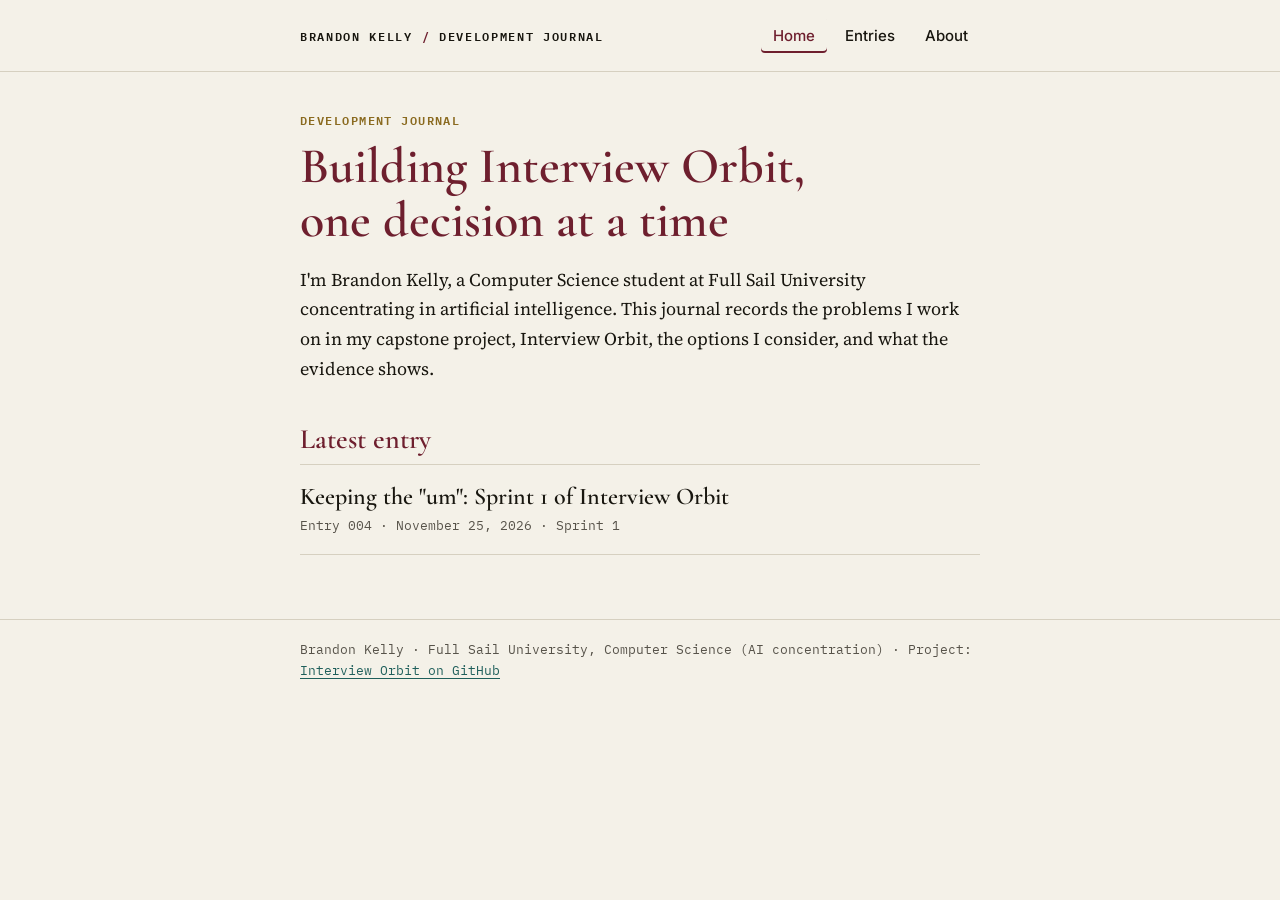
<file: index.html>
<!doctype html>
<html lang="en">
<head>
<meta charset="utf-8">
<meta name="viewport" content="width=device-width, initial-scale=1">
<link rel="preconnect" href="https://fonts.googleapis.com"><link rel="preconnect" href="https://fonts.gstatic.com" crossorigin>
<link rel="stylesheet" href="https://fonts.googleapis.com/css2?family=Cormorant+Garamond:wght@600&family=Source+Serif+4:wght@400;600&family=Inter:wght@500;600&family=IBM+Plex+Mono:wght@400;600&display=swap">
<title>Brandon Kelly · Development Journal</title><meta name="description" content="Development journal of Brandon Kelly, Computer Science student at Full Sail University, building Interview Orbit."><link rel="stylesheet" href="assets/journal.css"></head><body>
<header class="masthead"><div class="wrap">
<a class="brand" href="index.html">Brandon Kelly <span>/</span> Development Journal</a>
<nav aria-label="Primary"><ul>
<li><a href="index.html" aria-current="page">Home</a></li>
<li><a href="entries.html">Entries</a></li>
<li><a href="about.html">About</a></li>
</ul></nav></div></header>
<main id="main"><div class="wrap">
<p class="kicker">Development journal</p>
<h1>Building Interview Orbit, one decision at a time</h1>
<p>I'm Brandon Kelly, a Computer Science student at Full Sail University concentrating in artificial intelligence. This journal records the problems I work on in my capstone project, Interview Orbit, the options I consider, and what the evidence shows.</p>
<h2>Latest entry</h2>
<ul class="entry-list"><li><a href="posts/2026-11-25-keeping-the-um.html">Keeping the "um": Sprint 1 of Interview Orbit</a><span class="meta">Entry 004 · November 25, 2026 · Sprint 1</span></li></ul>
</div></main>
<footer><div class="wrap">Brandon Kelly · Full Sail University, Computer Science (AI concentration) · Project: <a href="https://github.com/bthoreau88/interview-orbit">Interview Orbit on GitHub</a></div></footer>
</body>
</html>
</file>
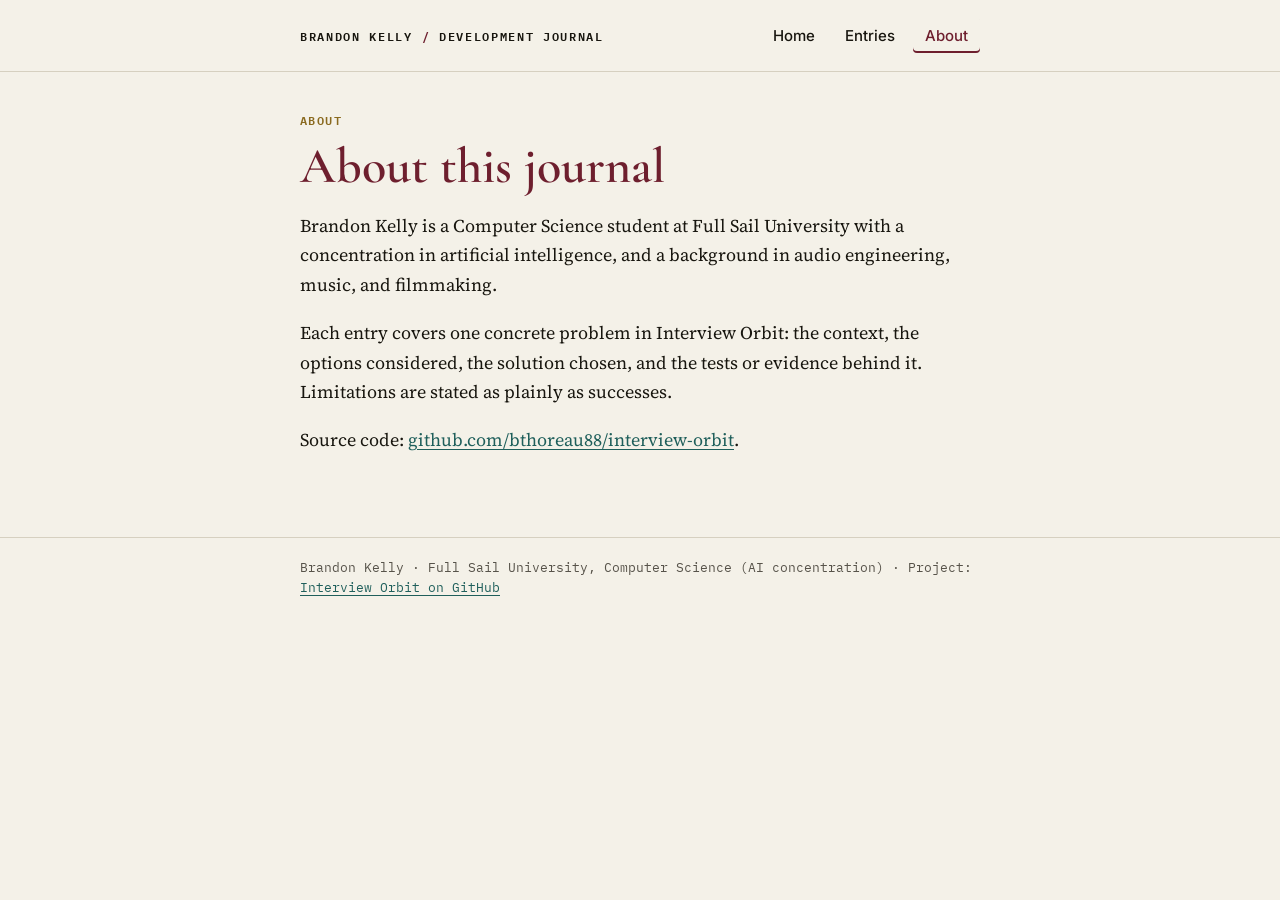
<file: about.html>
<!doctype html>
<html lang="en">
<head>
<meta charset="utf-8">
<meta name="viewport" content="width=device-width, initial-scale=1">
<link rel="preconnect" href="https://fonts.googleapis.com"><link rel="preconnect" href="https://fonts.gstatic.com" crossorigin>
<link rel="stylesheet" href="https://fonts.googleapis.com/css2?family=Cormorant+Garamond:wght@600&family=Source+Serif+4:wght@400;600&family=Inter:wght@500;600&family=IBM+Plex+Mono:wght@400;600&display=swap">
<title>About · Brandon Kelly</title><link rel="stylesheet" href="assets/journal.css"></head><body>
<header class="masthead"><div class="wrap">
<a class="brand" href="index.html">Brandon Kelly <span>/</span> Development Journal</a>
<nav aria-label="Primary"><ul>
<li><a href="index.html">Home</a></li>
<li><a href="entries.html">Entries</a></li>
<li><a href="about.html" aria-current="page">About</a></li>
</ul></nav></div></header>
<main id="main"><div class="wrap">
<p class="kicker">About</p>
<h1>About this journal</h1>
<p>Brandon Kelly is a Computer Science student at Full Sail University with a concentration in artificial intelligence, and a background in audio engineering, music, and filmmaking.</p>
<p>Each entry covers one concrete problem in Interview Orbit: the context, the options considered, the solution chosen, and the tests or evidence behind it. Limitations are stated as plainly as successes.</p>
<p>Source code: <a href="https://github.com/bthoreau88/interview-orbit">github.com/bthoreau88/interview-orbit</a>.</p>
</div></main>
<footer><div class="wrap">Brandon Kelly · Full Sail University, Computer Science (AI concentration) · Project: <a href="https://github.com/bthoreau88/interview-orbit">Interview Orbit on GitHub</a></div></footer>
</body>
</html>
</file>
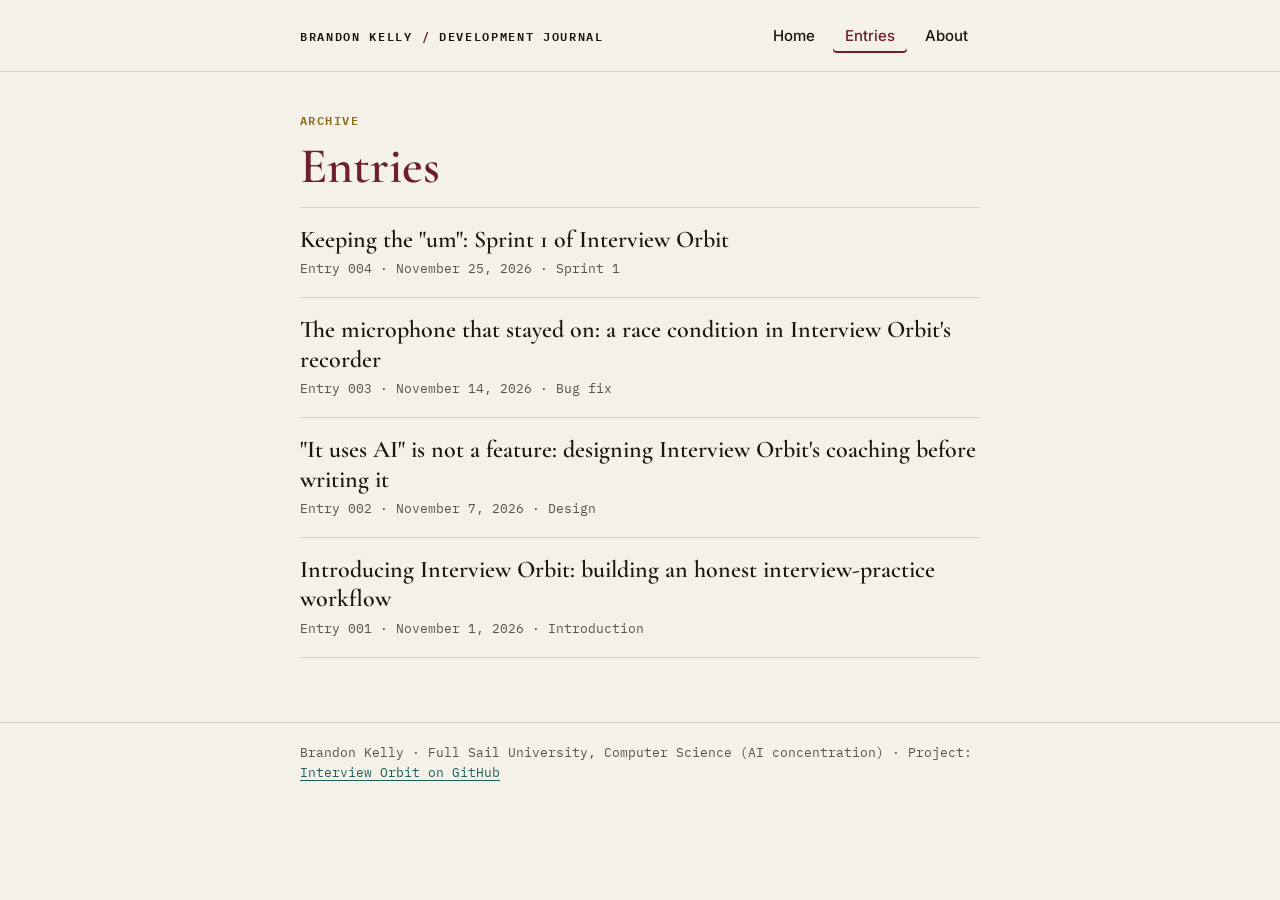
<file: entries.html>
<!doctype html>
<html lang="en">
<head>
<meta charset="utf-8">
<meta name="viewport" content="width=device-width, initial-scale=1">
<link rel="preconnect" href="https://fonts.googleapis.com"><link rel="preconnect" href="https://fonts.gstatic.com" crossorigin>
<link rel="stylesheet" href="https://fonts.googleapis.com/css2?family=Cormorant+Garamond:wght@600&family=Source+Serif+4:wght@400;600&family=Inter:wght@500;600&family=IBM+Plex+Mono:wght@400;600&display=swap">
<title>Entries · Brandon Kelly</title><link rel="stylesheet" href="assets/journal.css"></head><body>
<header class="masthead"><div class="wrap">
<a class="brand" href="index.html">Brandon Kelly <span>/</span> Development Journal</a>
<nav aria-label="Primary"><ul>
<li><a href="index.html">Home</a></li>
<li><a href="entries.html" aria-current="page">Entries</a></li>
<li><a href="about.html">About</a></li>
</ul></nav></div></header>
<main id="main"><div class="wrap">
<p class="kicker">Archive</p>
<h1>Entries</h1>
<ul class="entry-list"><li><a href="posts/2026-11-25-keeping-the-um.html">Keeping the "um": Sprint 1 of Interview Orbit</a><span class="meta">Entry 004 · November 25, 2026 · Sprint 1</span></li><li><a href="posts/2026-11-14-the-microphone-that-stayed-on.html">The microphone that stayed on: a race condition in Interview Orbit's recorder</a><span class="meta">Entry 003 · November 14, 2026 · Bug fix</span></li><li><a href="posts/2026-11-07-defining-the-ai-before-building-it.html">"It uses AI" is not a feature: designing Interview Orbit's coaching before writing it</a><span class="meta">Entry 002 · November 7, 2026 · Design</span></li><li><a href="posts/2026-11-01-introducing-interview-orbit.html">Introducing Interview Orbit: building an honest interview-practice workflow</a><span class="meta">Entry 001 · November 1, 2026 · Introduction</span></li></ul>
</div></main>
<footer><div class="wrap">Brandon Kelly · Full Sail University, Computer Science (AI concentration) · Project: <a href="https://github.com/bthoreau88/interview-orbit">Interview Orbit on GitHub</a></div></footer>
</body>
</html>
</file>
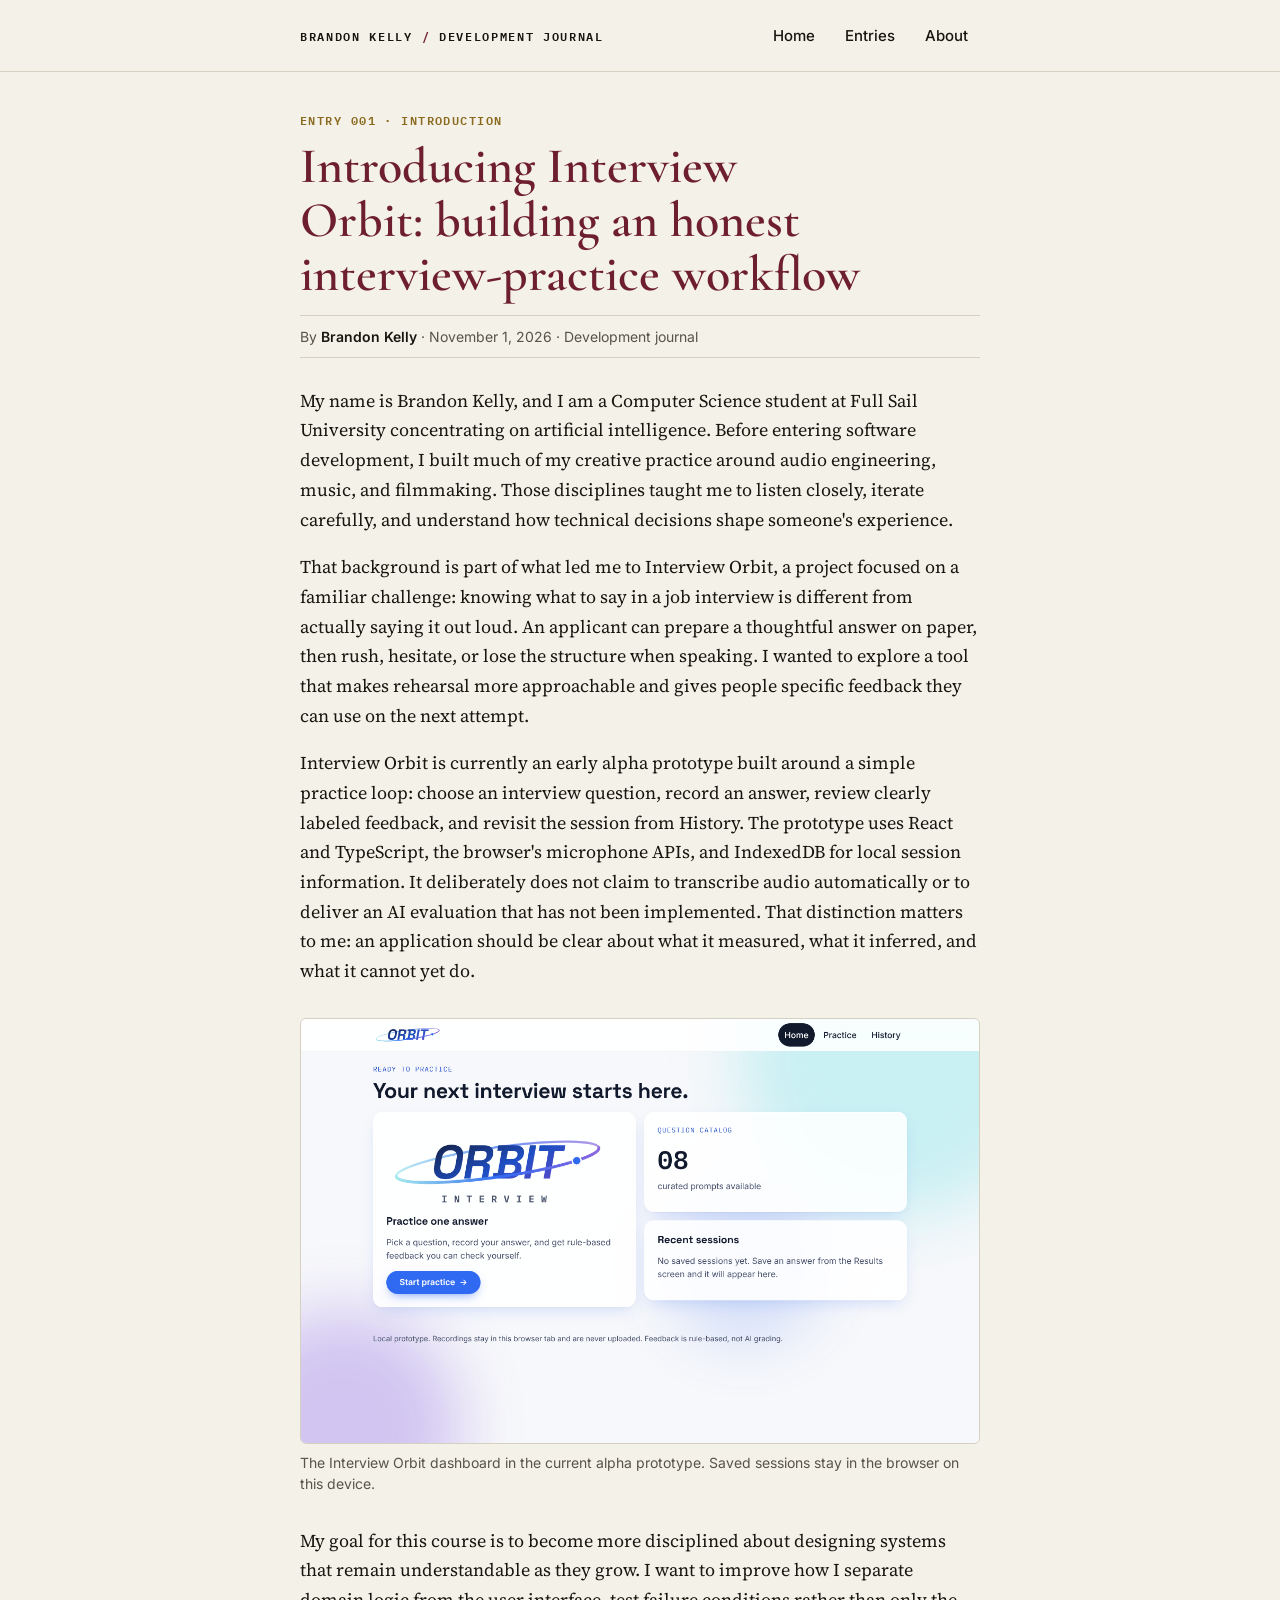
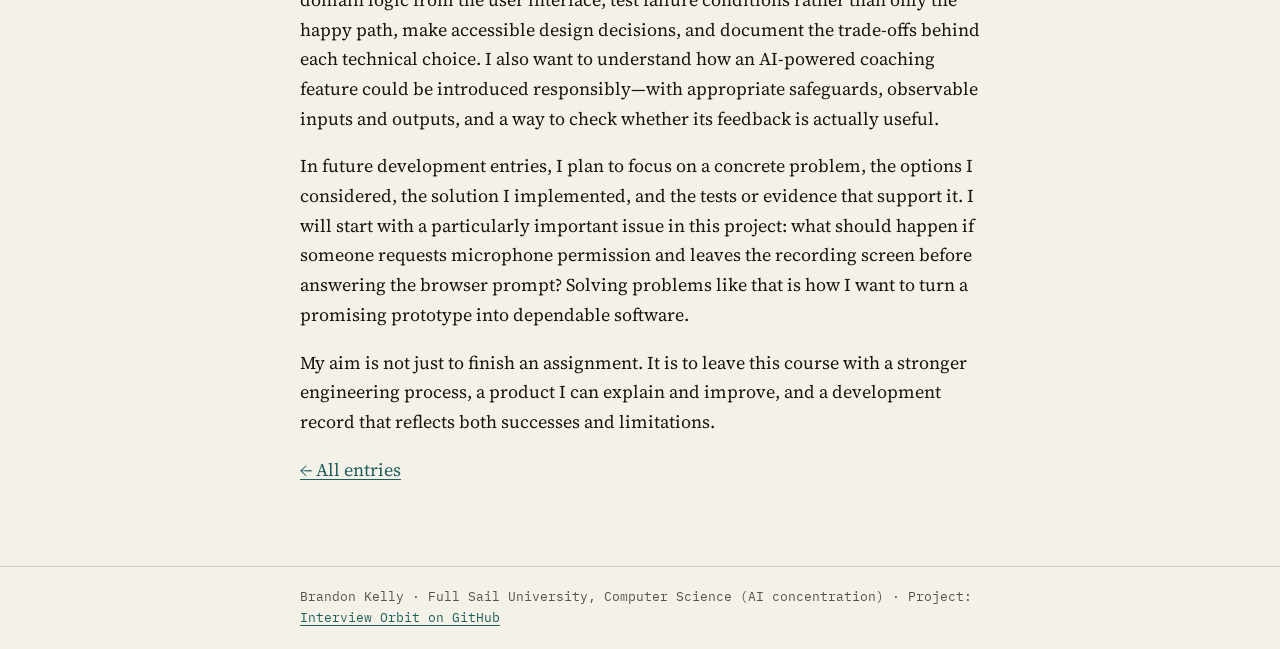
<file: posts/2026-11-01-introducing-interview-orbit.html>
<!doctype html>
<html lang="en">
<head>
<meta charset="utf-8">
<meta name="viewport" content="width=device-width, initial-scale=1">
<link rel="preconnect" href="https://fonts.googleapis.com"><link rel="preconnect" href="https://fonts.gstatic.com" crossorigin>
<link rel="stylesheet" href="https://fonts.googleapis.com/css2?family=Cormorant+Garamond:wght@600&family=Source+Serif+4:wght@400;600&family=Inter:wght@500;600&family=IBM+Plex+Mono:wght@400;600&display=swap">
<title>Introducing Interview Orbit · Brandon Kelly</title>
<meta name="description" content="Entry 001: who I am, why I'm building Interview Orbit, and how this development journal will work.">
<link rel="stylesheet" href="../assets/journal.css"></head><body>
<header class="masthead"><div class="wrap">
<a class="brand" href="../index.html">Brandon Kelly <span>/</span> Development Journal</a>
<nav aria-label="Primary"><ul>
<li><a href="../index.html">Home</a></li>
<li><a href="../entries.html">Entries</a></li>
<li><a href="../about.html">About</a></li>
</ul></nav></div></header>
<main id="main"><div class="wrap">
<article>
<p class="kicker">Entry 001 · Introduction</p>
<h1>Introducing Interview Orbit: building an honest interview-practice workflow</h1>
<p class="byline">By <strong>Brandon Kelly</strong> · <time datetime="2026-11-01">November 1, 2026</time> · Development journal</p>
<p>My name is Brandon Kelly, and I am a Computer Science student at Full Sail University concentrating on artificial intelligence. Before entering software development, I built much of my creative practice around audio engineering, music, and filmmaking. Those disciplines taught me to listen closely, iterate carefully, and understand how technical decisions shape someone's experience.</p>
<p>That background is part of what led me to Interview Orbit, a project focused on a familiar challenge: knowing what to say in a job interview is different from actually saying it out loud. An applicant can prepare a thoughtful answer on paper, then rush, hesitate, or lose the structure when speaking. I wanted to explore a tool that makes rehearsal more approachable and gives people specific feedback they can use on the next attempt.</p>
<p>Interview Orbit is currently an early alpha prototype built around a simple practice loop: choose an interview question, record an answer, review clearly labeled feedback, and revisit the session from History. The prototype uses React and TypeScript, the browser's microphone APIs, and IndexedDB for local session information. It deliberately does not claim to transcribe audio automatically or to deliver an AI evaluation that has not been implemented. That distinction matters to me: an application should be clear about what it measured, what it inferred, and what it cannot yet do.</p>
<figure>
<img src="../assets/interview-orbit-dashboard.png" width="1280" height="800" alt="Interview Orbit dashboard: a 'Your next interview starts here' heading, a Start practice button, a count of eight curated prompts, and a Recent sessions panel.">
<figcaption>The Interview Orbit dashboard in the current alpha prototype. Saved sessions stay in the browser on this device.</figcaption>
</figure>
<p>My goal for this course is to become more disciplined about designing systems that remain understandable as they grow. I want to improve how I separate domain logic from the user interface, test failure conditions rather than only the happy path, make accessible design decisions, and document the trade-offs behind each technical choice. I also want to understand how an AI-powered coaching feature could be introduced responsibly—with appropriate safeguards, observable inputs and outputs, and a way to check whether its feedback is actually useful.</p>
<p>In future development entries, I plan to focus on a concrete problem, the options I considered, the solution I implemented, and the tests or evidence that support it. I will start with a particularly important issue in this project: what should happen if someone requests microphone permission and leaves the recording screen before answering the browser prompt? Solving problems like that is how I want to turn a promising prototype into dependable software.</p>
<p>My aim is not just to finish an assignment. It is to leave this course with a stronger engineering process, a product I can explain and improve, and a development record that reflects both successes and limitations.</p>
</article>
<p><a href="../entries.html">← All entries</a></p>
</div></main>
<footer><div class="wrap">Brandon Kelly · Full Sail University, Computer Science (AI concentration) · Project: <a href="https://github.com/bthoreau88/interview-orbit">Interview Orbit on GitHub</a></div></footer>
</body>
</html>
</file>
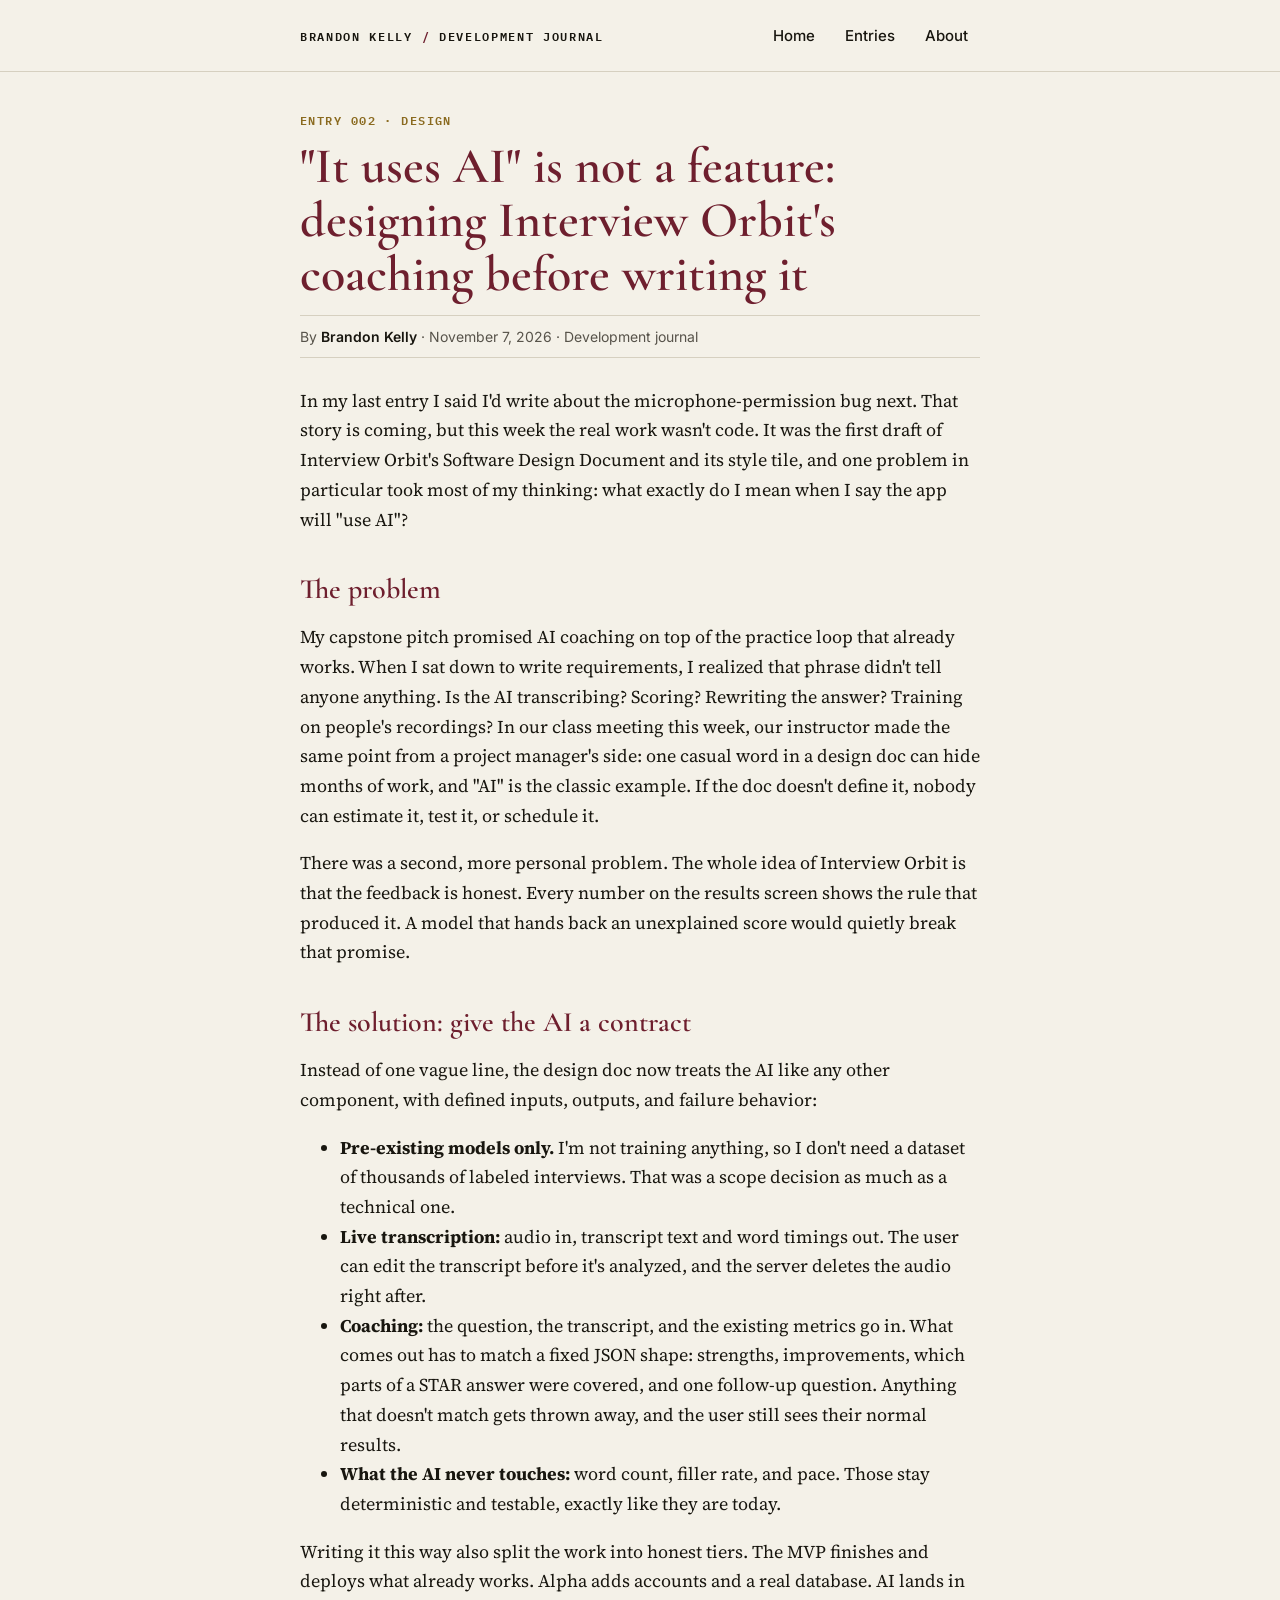
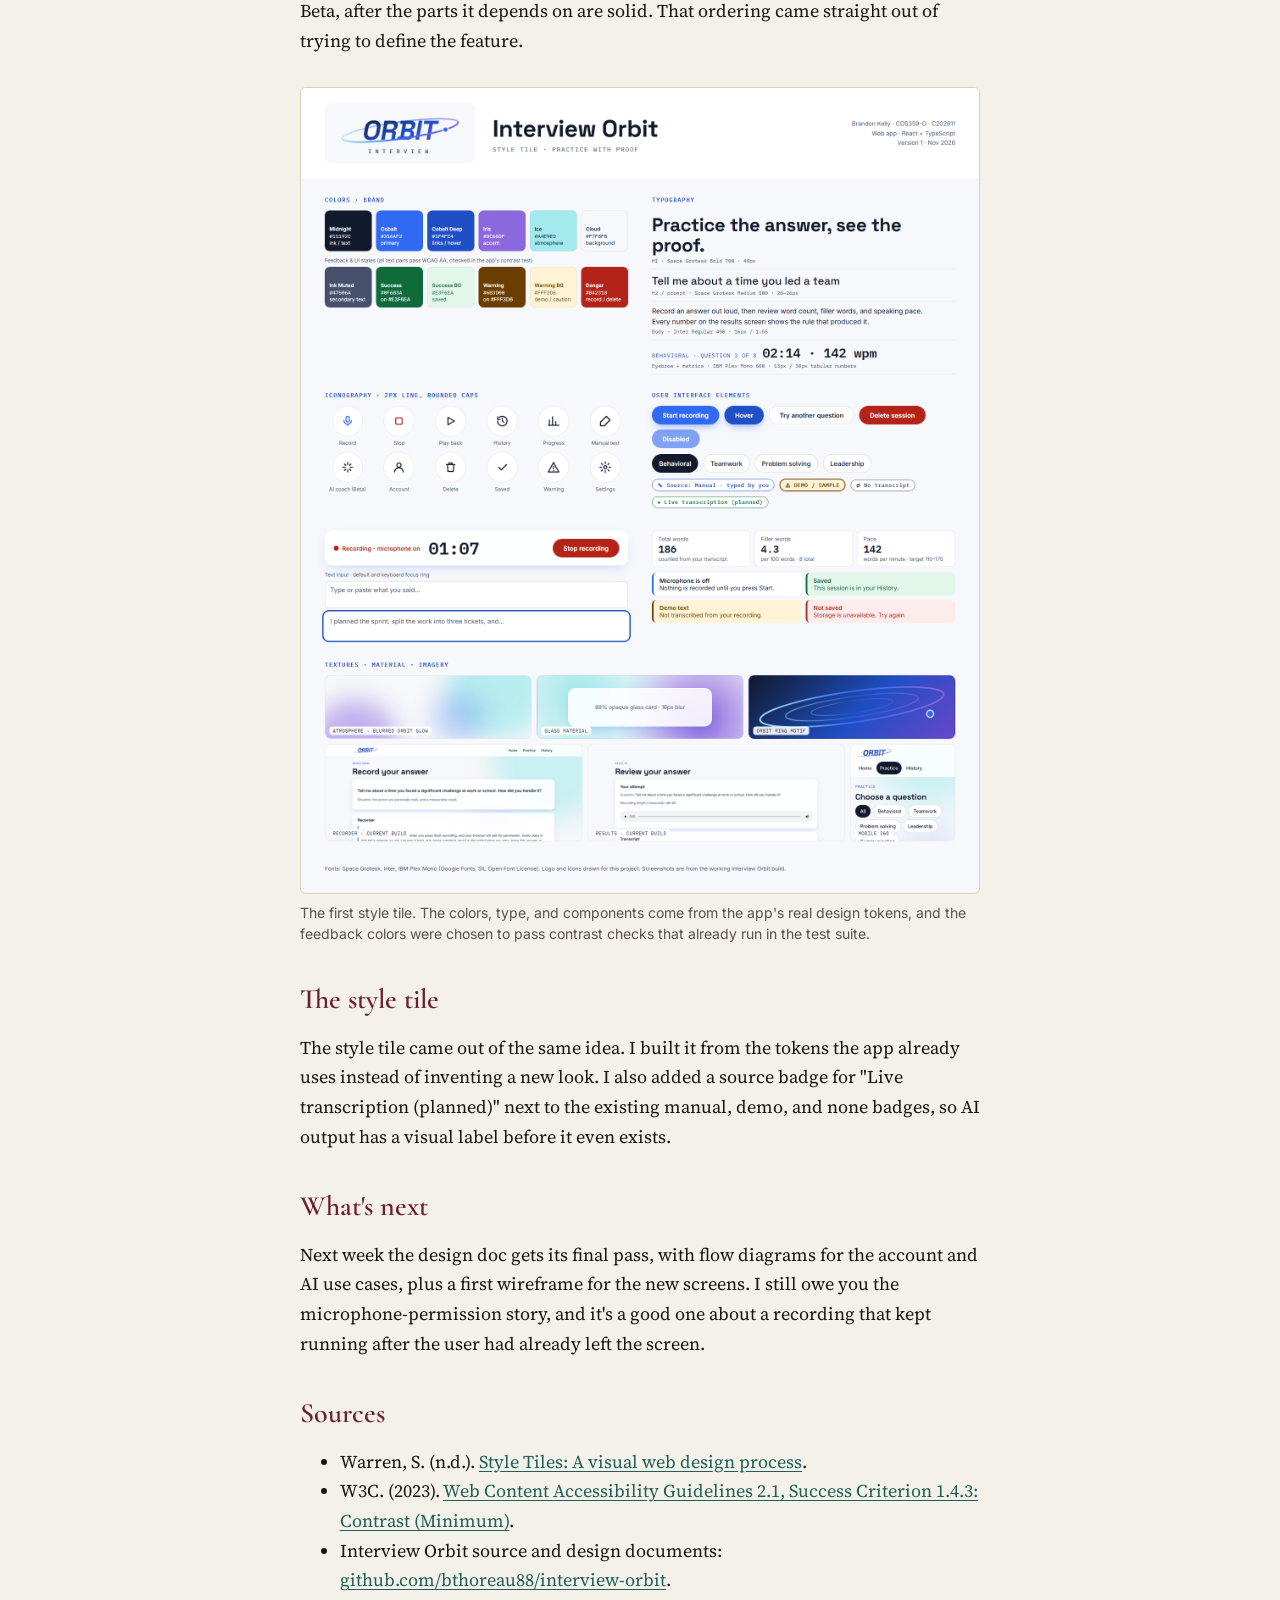
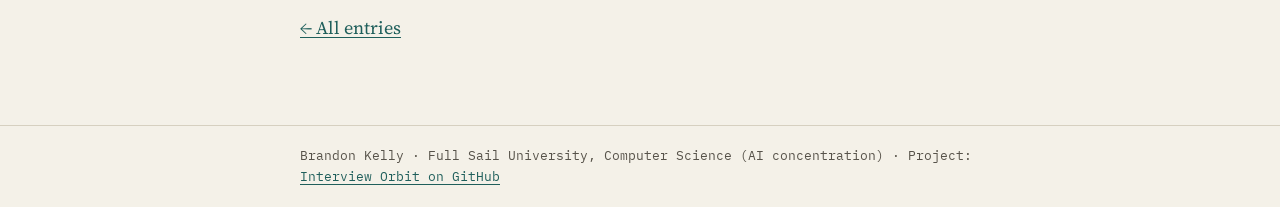
<file: posts/2026-11-07-defining-the-ai-before-building-it.html>
<!doctype html>
<html lang="en">
<head>
<meta charset="utf-8">
<meta name="viewport" content="width=device-width, initial-scale=1">
<link rel="preconnect" href="https://fonts.googleapis.com"><link rel="preconnect" href="https://fonts.gstatic.com" crossorigin>
<link rel="stylesheet" href="https://fonts.googleapis.com/css2?family=Cormorant+Garamond:wght@600&family=Source+Serif+4:wght@400;600&family=Inter:wght@500;600&family=IBM+Plex+Mono:wght@400;600&display=swap">
<title>"It uses AI" is not a feature: designing Interview Orbit's coaching before writing it · Brandon Kelly</title>
<meta name="description" content="Entry 002: writing the first Software Design Document and style tile for Interview Orbit, and pinning down exactly what the AI part is allowed to do.">
<link rel="stylesheet" href="../assets/journal.css"></head><body>
<header class="masthead"><div class="wrap">
<a class="brand" href="../index.html">Brandon Kelly <span>/</span> Development Journal</a>
<nav aria-label="Primary"><ul>
<li><a href="../index.html">Home</a></li>
<li><a href="../entries.html">Entries</a></li>
<li><a href="../about.html">About</a></li>
</ul></nav></div></header>
<main id="main"><div class="wrap">
<article>
<p class="kicker">Entry 002 · Design</p>
<h1>"It uses AI" is not a feature: designing Interview Orbit's coaching before writing it</h1>
<p class="byline">By <strong>Brandon Kelly</strong> · <time datetime="2026-11-07">November 7, 2026</time> · Development journal</p>

<p>In my last entry I said I'd write about the microphone-permission bug next. That story is coming, but this week the real work wasn't code. It was the first draft of Interview Orbit's Software Design Document and its style tile, and one problem in particular took most of my thinking: what exactly do I mean when I say the app will "use AI"?</p>

<h2>The problem</h2>
<p>My capstone pitch promised AI coaching on top of the practice loop that already works. When I sat down to write requirements, I realized that phrase didn't tell anyone anything. Is the AI transcribing? Scoring? Rewriting the answer? Training on people's recordings? In our class meeting this week, our instructor made the same point from a project manager's side: one casual word in a design doc can hide months of work, and "AI" is the classic example. If the doc doesn't define it, nobody can estimate it, test it, or schedule it.</p>
<p>There was a second, more personal problem. The whole idea of Interview Orbit is that the feedback is honest. Every number on the results screen shows the rule that produced it. A model that hands back an unexplained score would quietly break that promise.</p>

<h2>The solution: give the AI a contract</h2>
<p>Instead of one vague line, the design doc now treats the AI like any other component, with defined inputs, outputs, and failure behavior:</p>
<ul>
<li><strong>Pre-existing models only.</strong> I'm not training anything, so I don't need a dataset of thousands of labeled interviews. That was a scope decision as much as a technical one.</li>
<li><strong>Live transcription:</strong> audio in, transcript text and word timings out. The user can edit the transcript before it's analyzed, and the server deletes the audio right after.</li>
<li><strong>Coaching:</strong> the question, the transcript, and the existing metrics go in. What comes out has to match a fixed JSON shape: strengths, improvements, which parts of a STAR answer were covered, and one follow-up question. Anything that doesn't match gets thrown away, and the user still sees their normal results.</li>
<li><strong>What the AI never touches:</strong> word count, filler rate, and pace. Those stay deterministic and testable, exactly like they are today.</li>
</ul>
<p>Writing it this way also split the work into honest tiers. The MVP finishes and deploys what already works. Alpha adds accounts and a real database. AI lands in Beta, after the parts it depends on are solid. That ordering came straight out of trying to define the feature.</p>

<figure>
<img src="../assets/interview-orbit-style-tile.png" width="1600" height="1900" alt="Interview Orbit style tile: the ORBIT wordmark, brand colors midnight, cobalt, iris and ice with hex values, feedback colors for success, warning and danger, Space Grotesk, Inter and IBM Plex Mono type samples, line icons, buttons, chips, transcript source badges, metric cards, notices, and textures.">
<figcaption>The first style tile. The colors, type, and components come from the app's real design tokens, and the feedback colors were chosen to pass contrast checks that already run in the test suite.</figcaption>
</figure>

<h2>The style tile</h2>
<p>The style tile came out of the same idea. I built it from the tokens the app already uses instead of inventing a new look. I also added a source badge for "Live transcription (planned)" next to the existing manual, demo, and none badges, so AI output has a visual label before it even exists.</p>

<h2>What's next</h2>
<p>Next week the design doc gets its final pass, with flow diagrams for the account and AI use cases, plus a first wireframe for the new screens. I still owe you the microphone-permission story, and it's a good one about a recording that kept running after the user had already left the screen.</p>

<h2>Sources</h2>
<ul>
<li>Warren, S. (n.d.). <a href="https://styletil.es/">Style Tiles: A visual web design process</a>.</li>
<li>W3C. (2023). <a href="https://www.w3.org/TR/WCAG21/#contrast-minimum">Web Content Accessibility Guidelines 2.1, Success Criterion 1.4.3: Contrast (Minimum)</a>.</li>
<li>Interview Orbit source and design documents: <a href="https://github.com/bthoreau88/interview-orbit">github.com/bthoreau88/interview-orbit</a>.</li>
</ul>
</article>
<p><a href="../entries.html">← All entries</a></p>
</div></main>
<footer><div class="wrap">Brandon Kelly · Full Sail University, Computer Science (AI concentration) · Project: <a href="https://github.com/bthoreau88/interview-orbit">Interview Orbit on GitHub</a></div></footer>
</body>
</html>
</file>
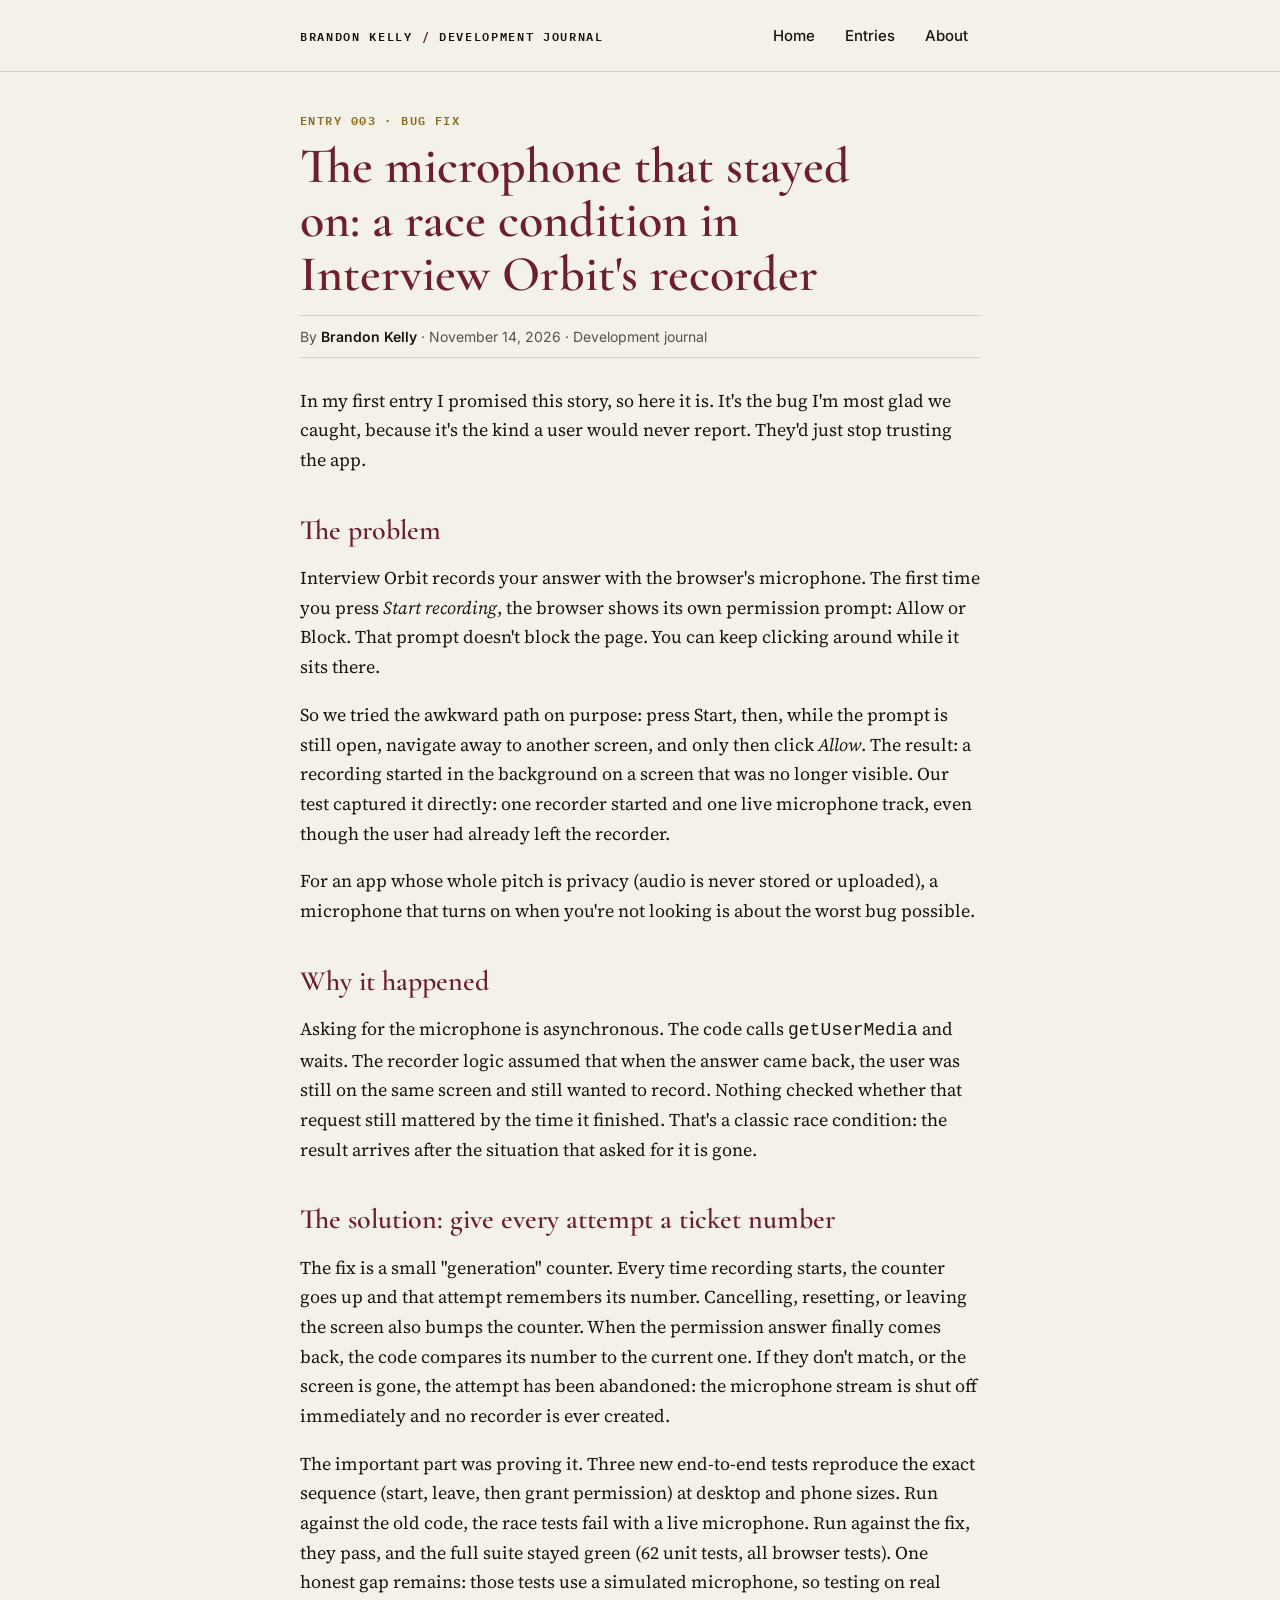
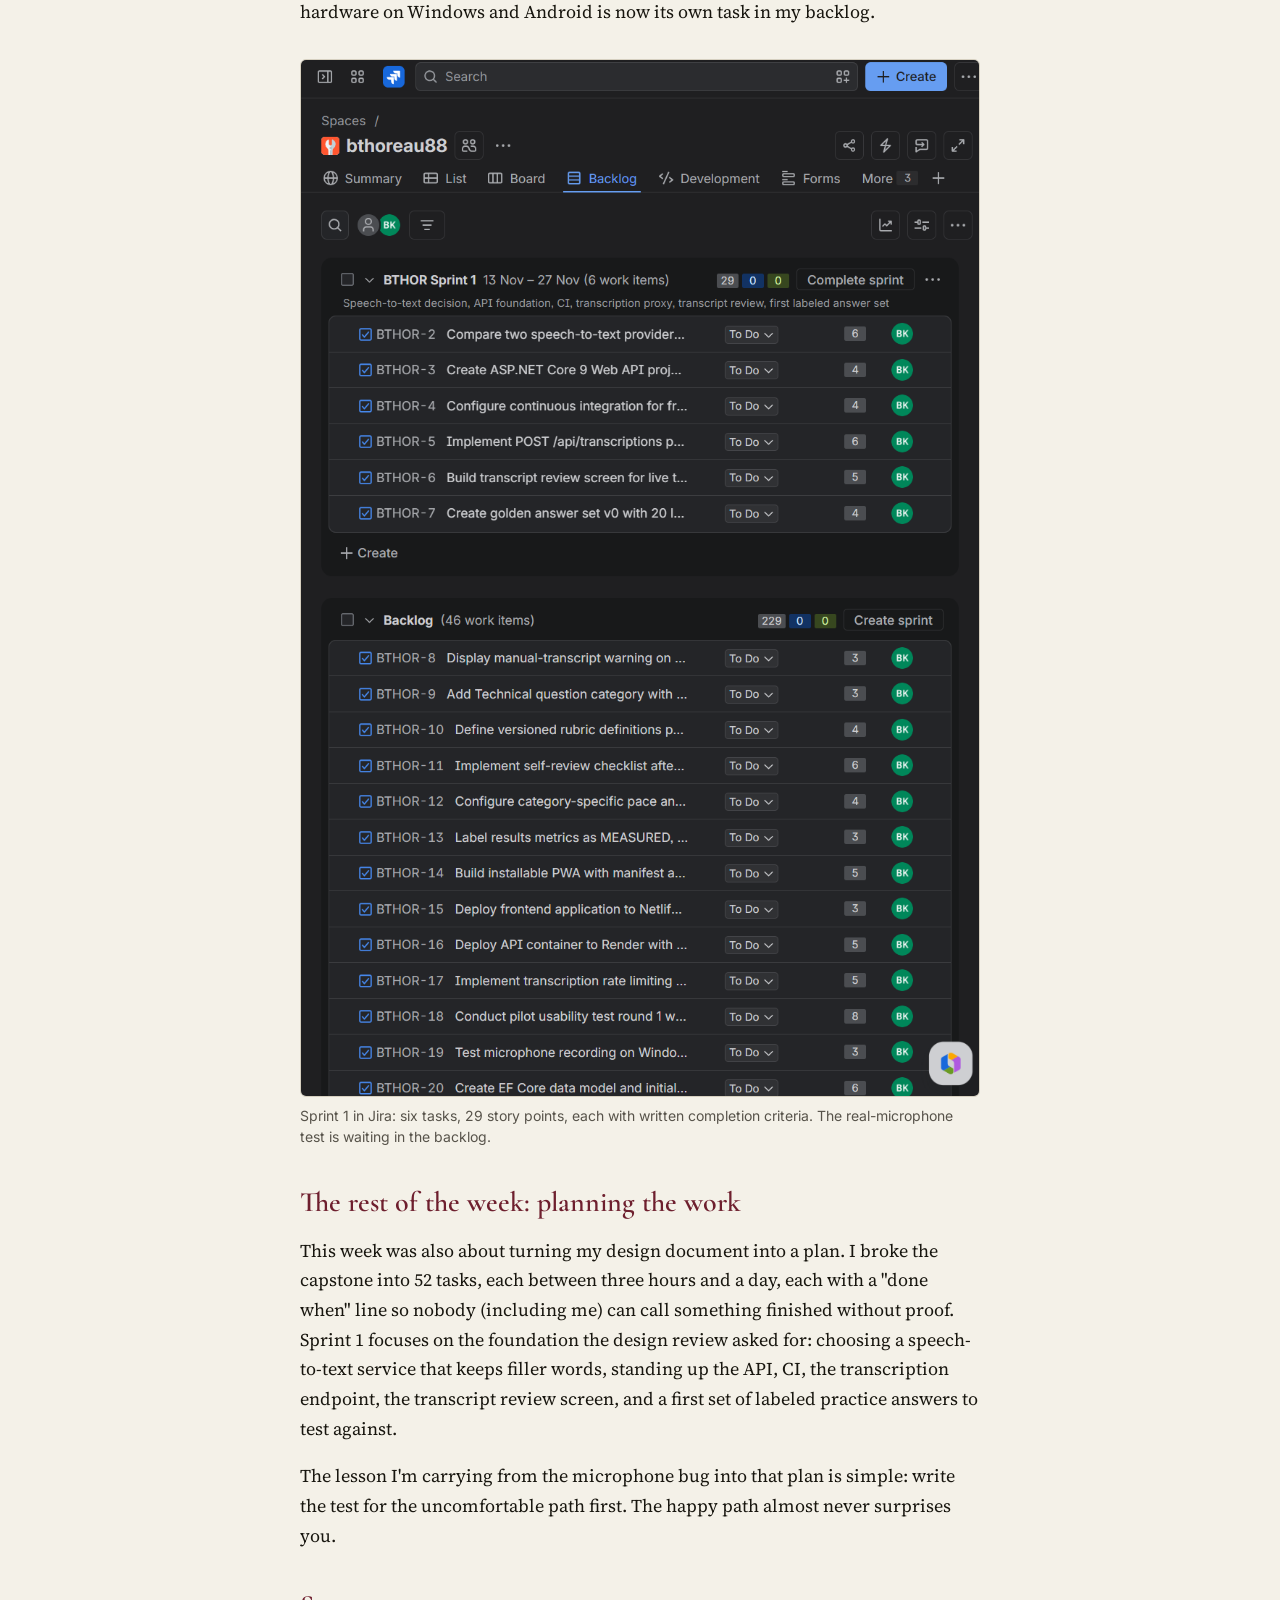
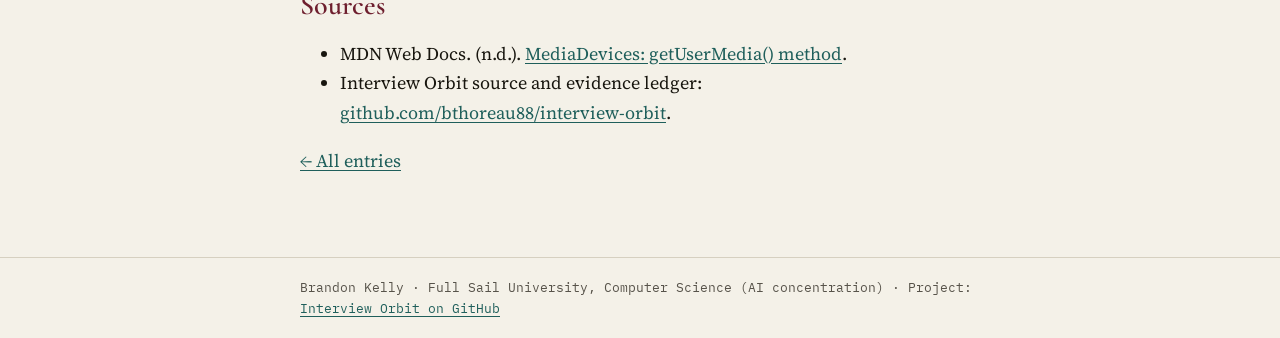
<file: posts/2026-11-14-the-microphone-that-stayed-on.html>
<!doctype html>
<html lang="en">
<head>
<meta charset="utf-8">
<meta name="viewport" content="width=device-width, initial-scale=1">
<link rel="preconnect" href="https://fonts.googleapis.com"><link rel="preconnect" href="https://fonts.gstatic.com" crossorigin>
<link rel="stylesheet" href="https://fonts.googleapis.com/css2?family=Cormorant+Garamond:wght@600&family=Source+Serif+4:wght@400;600&family=Inter:wght@500;600&family=IBM+Plex+Mono:wght@400;600&display=swap">
<title>The microphone that stayed on: a race condition in Interview Orbit's recorder · Brandon Kelly</title>
<meta name="description" content="Entry 003: how leaving the recorder screen during the browser's permission prompt could start a hidden recording, how it was fixed, and how this week's sprint was planned.">
<link rel="stylesheet" href="../assets/journal.css"></head><body>
<header class="masthead"><div class="wrap">
<a class="brand" href="../index.html">Brandon Kelly <span>/</span> Development Journal</a>
<nav aria-label="Primary"><ul>
<li><a href="../index.html">Home</a></li>
<li><a href="../entries.html">Entries</a></li>
<li><a href="../about.html">About</a></li>
</ul></nav></div></header>
<main id="main"><div class="wrap">
<article>
<p class="kicker">Entry 003 · Bug fix</p>
<h1>The microphone that stayed on: a race condition in Interview Orbit's recorder</h1>
<p class="byline">By <strong>Brandon Kelly</strong> · <time datetime="2026-11-14">November 14, 2026</time> · Development journal</p>

<p>In my first entry I promised this story, so here it is. It's the bug I'm most glad we caught, because it's the kind a user would never report. They'd just stop trusting the app.</p>

<h2>The problem</h2>
<p>Interview Orbit records your answer with the browser's microphone. The first time you press <em>Start recording</em>, the browser shows its own permission prompt: Allow or Block. That prompt doesn't block the page. You can keep clicking around while it sits there.</p>
<p>So we tried the awkward path on purpose: press Start, then, while the prompt is still open, navigate away to another screen, and only then click <em>Allow</em>. The result: a recording started in the background on a screen that was no longer visible. Our test captured it directly: one recorder started and one live microphone track, even though the user had already left the recorder.</p>
<p>For an app whose whole pitch is privacy (audio is never stored or uploaded), a microphone that turns on when you're not looking is about the worst bug possible.</p>

<h2>Why it happened</h2>
<p>Asking for the microphone is asynchronous. The code calls <code>getUserMedia</code> and waits. The recorder logic assumed that when the answer came back, the user was still on the same screen and still wanted to record. Nothing checked whether that request still mattered by the time it finished. That's a classic race condition: the result arrives after the situation that asked for it is gone.</p>

<h2>The solution: give every attempt a ticket number</h2>
<p>The fix is a small "generation" counter. Every time recording starts, the counter goes up and that attempt remembers its number. Cancelling, resetting, or leaving the screen also bumps the counter. When the permission answer finally comes back, the code compares its number to the current one. If they don't match, or the screen is gone, the attempt has been abandoned: the microphone stream is shut off immediately and no recorder is ever created.</p>
<p>The important part was proving it. Three new end-to-end tests reproduce the exact sequence (start, leave, then grant permission) at desktop and phone sizes. Run against the old code, the race tests fail with a live microphone. Run against the fix, they pass, and the full suite stayed green (62 unit tests, all browser tests). One honest gap remains: those tests use a simulated microphone, so testing on real hardware on Windows and Android is now its own task in my backlog.</p>

<figure>
<img src="../assets/interview-orbit-sprint-1.png" width="936" height="1431" alt="Jira backlog for Interview Orbit showing BTHOR Sprint 1, November 13 to 27, with six work items totalling 29 story points, all assigned to Brandon Kelly, and the remaining backlog of 46 items below.">
<figcaption>Sprint 1 in Jira: six tasks, 29 story points, each with written completion criteria. The real-microphone test is waiting in the backlog.</figcaption>
</figure>

<h2>The rest of the week: planning the work</h2>
<p>This week was also about turning my design document into a plan. I broke the capstone into 52 tasks, each between three hours and a day, each with a "done when" line so nobody (including me) can call something finished without proof. Sprint 1 focuses on the foundation the design review asked for: choosing a speech-to-text service that keeps filler words, standing up the API, CI, the transcription endpoint, the transcript review screen, and a first set of labeled practice answers to test against.</p>
<p>The lesson I'm carrying from the microphone bug into that plan is simple: write the test for the uncomfortable path first. The happy path almost never surprises you.</p>

<h2>Sources</h2>
<ul>
<li>MDN Web Docs. (n.d.). <a href="https://developer.mozilla.org/en-US/docs/Web/API/MediaDevices/getUserMedia">MediaDevices: getUserMedia() method</a>.</li>
<li>Interview Orbit source and evidence ledger: <a href="https://github.com/bthoreau88/interview-orbit">github.com/bthoreau88/interview-orbit</a>.</li>
</ul>
</article>
<p><a href="../entries.html">← All entries</a></p>
</div></main>
<footer><div class="wrap">Brandon Kelly · Full Sail University, Computer Science (AI concentration) · Project: <a href="https://github.com/bthoreau88/interview-orbit">Interview Orbit on GitHub</a></div></footer>
</body>
</html>
</file>
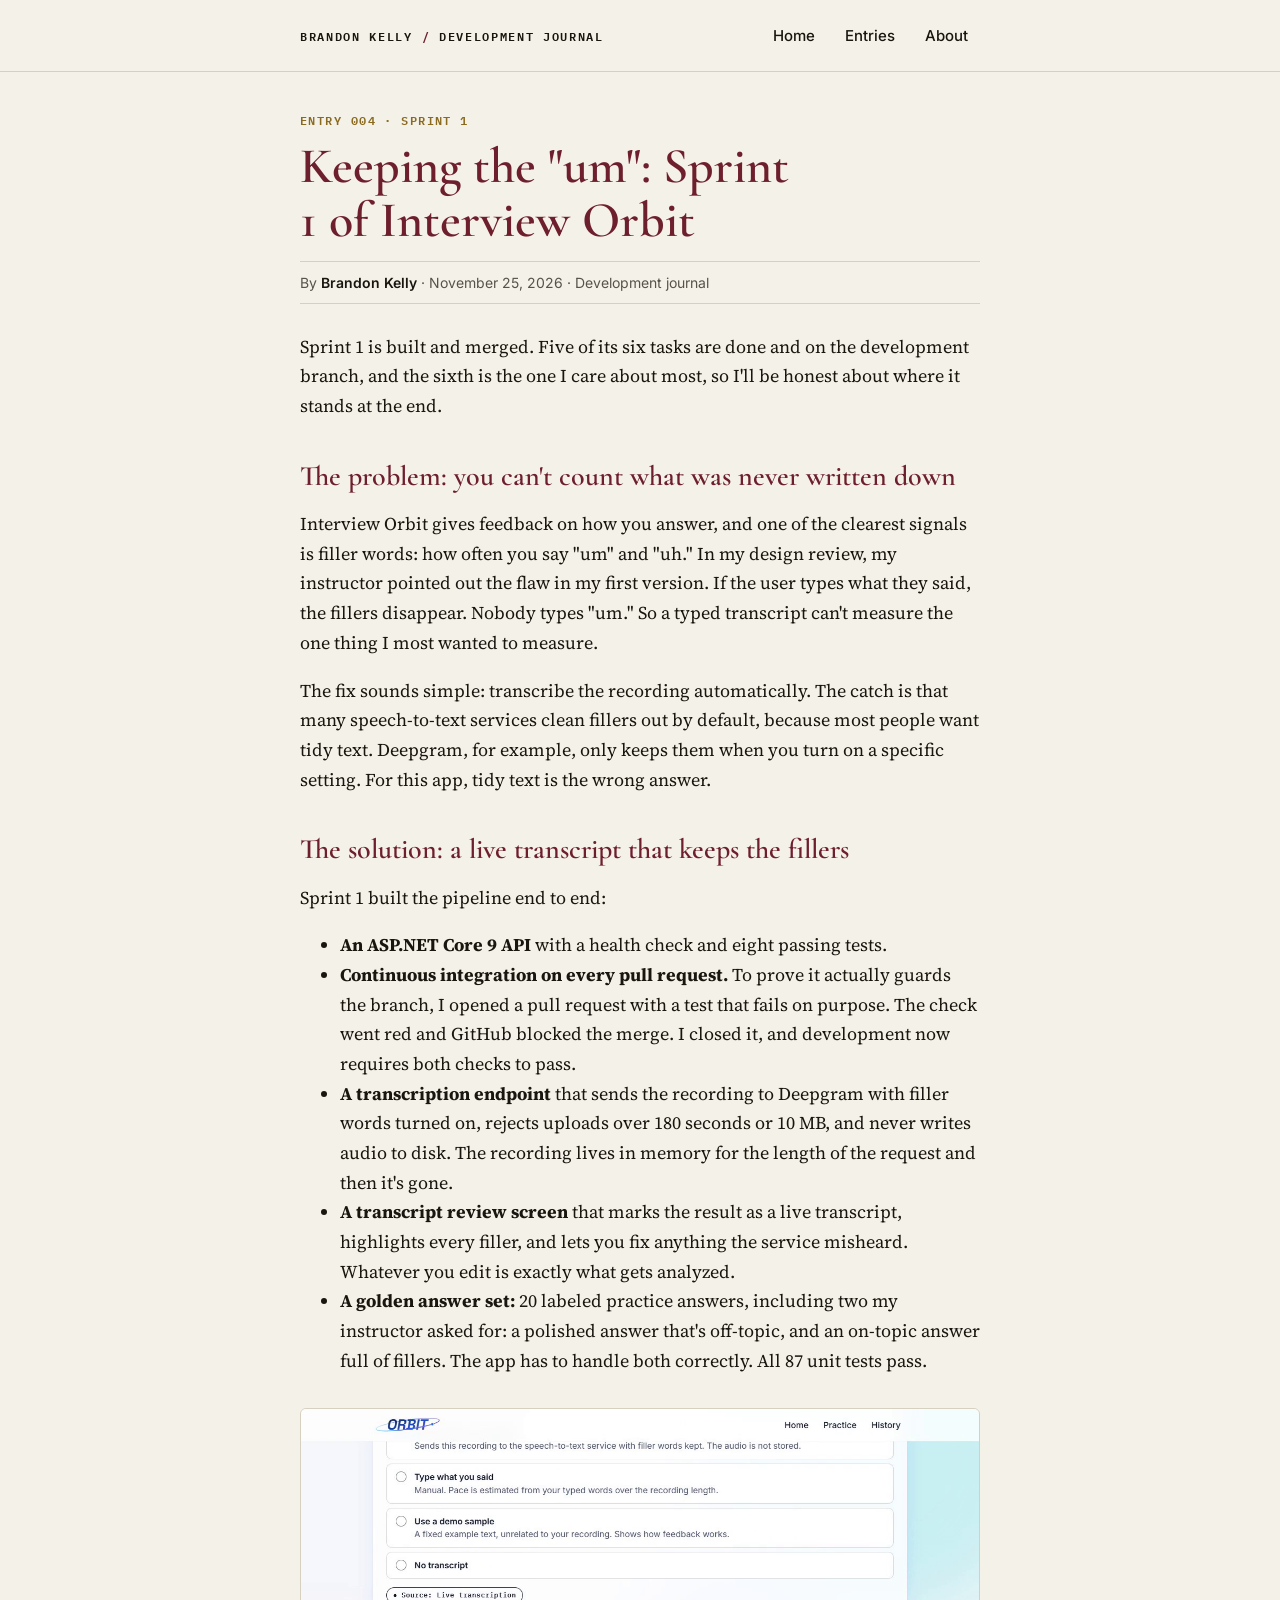
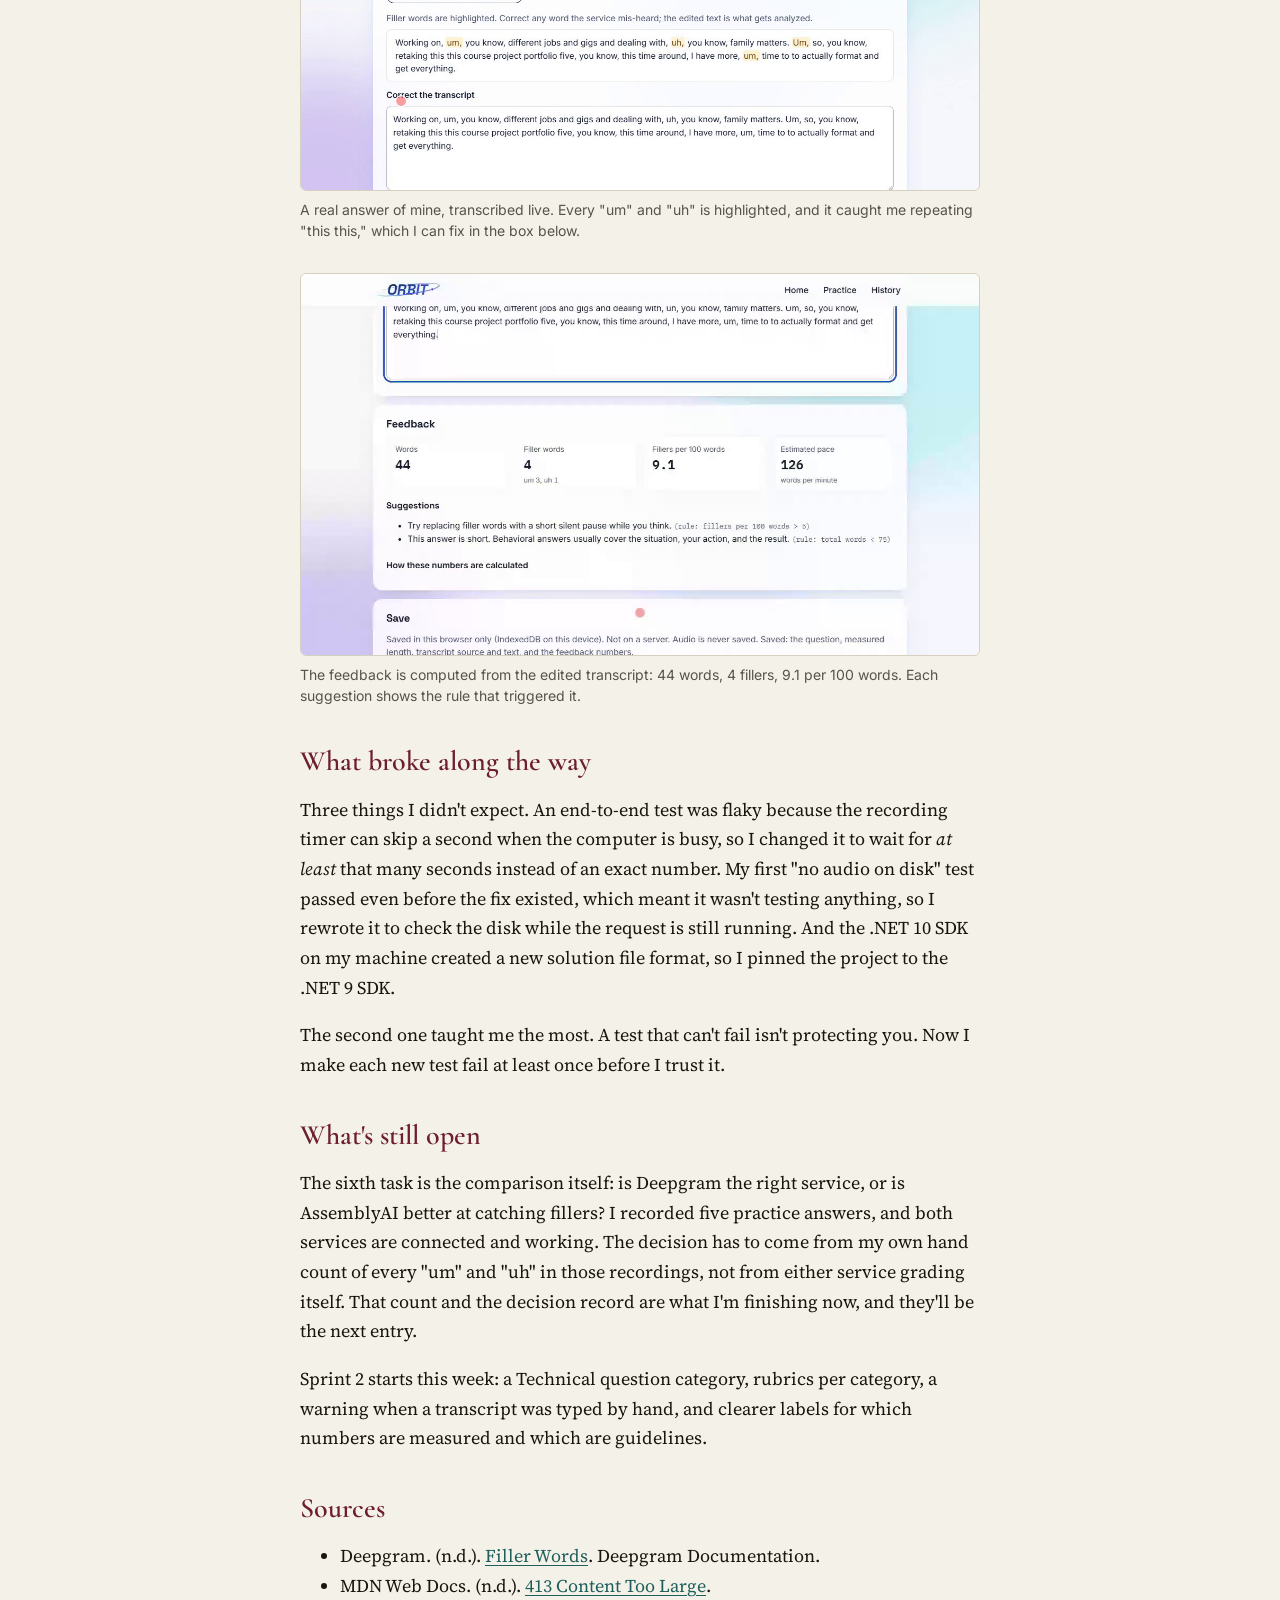
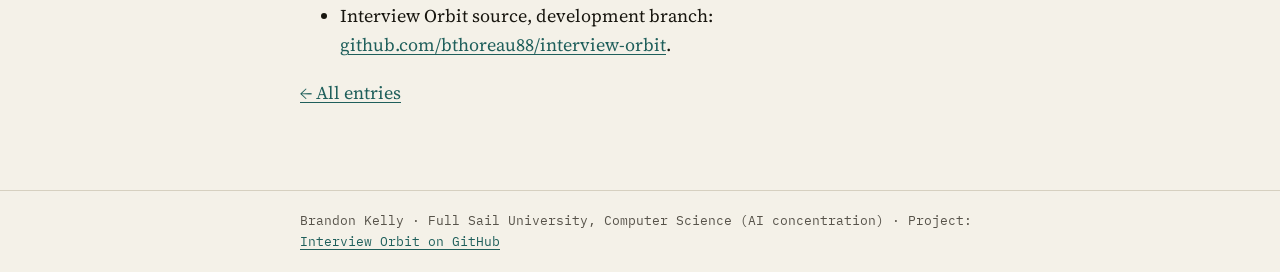
<file: posts/2026-11-25-keeping-the-um.html>
<!doctype html>
<html lang="en">
<head>
<meta charset="utf-8">
<meta name="viewport" content="width=device-width, initial-scale=1">
<link rel="preconnect" href="https://fonts.googleapis.com"><link rel="preconnect" href="https://fonts.gstatic.com" crossorigin>
<link rel="stylesheet" href="https://fonts.googleapis.com/css2?family=Cormorant+Garamond:wght@600&family=Source+Serif+4:wght@400;600&family=Inter:wght@500;600&family=IBM+Plex+Mono:wght@400;600&display=swap">
<title>Keeping the "um": Sprint 1 of Interview Orbit · Brandon Kelly</title>
<meta name="description" content="Entry 004: why a typed transcript can't measure filler words, how Sprint 1 built a live transcript that keeps them, and what broke along the way.">
<link rel="stylesheet" href="../assets/journal.css"></head><body>
<header class="masthead"><div class="wrap">
<a class="brand" href="../index.html">Brandon Kelly <span>/</span> Development Journal</a>
<nav aria-label="Primary"><ul>
<li><a href="../index.html">Home</a></li>
<li><a href="../entries.html">Entries</a></li>
<li><a href="../about.html">About</a></li>
</ul></nav></div></header>
<main id="main"><div class="wrap">
<article>
<p class="kicker">Entry 004 · Sprint 1</p>
<h1>Keeping the "um": Sprint 1 of Interview Orbit</h1>
<p class="byline">By <strong>Brandon Kelly</strong> · <time datetime="2026-11-25">November 25, 2026</time> · Development journal</p>

<p>Sprint 1 is built and merged. Five of its six tasks are done and on the development branch, and the sixth is the one I care about most, so I'll be honest about where it stands at the end.</p>

<h2>The problem: you can't count what was never written down</h2>
<p>Interview Orbit gives feedback on how you answer, and one of the clearest signals is filler words: how often you say "um" and "uh." In my design review, my instructor pointed out the flaw in my first version. If the user types what they said, the fillers disappear. Nobody types "um." So a typed transcript can't measure the one thing I most wanted to measure.</p>
<p>The fix sounds simple: transcribe the recording automatically. The catch is that many speech-to-text services clean fillers out by default, because most people want tidy text. Deepgram, for example, only keeps them when you turn on a specific setting. For this app, tidy text is the wrong answer.</p>

<h2>The solution: a live transcript that keeps the fillers</h2>
<p>Sprint 1 built the pipeline end to end:</p>
<ul>
<li><strong>An ASP.NET Core 9 API</strong> with a health check and eight passing tests.</li>
<li><strong>Continuous integration on every pull request.</strong> To prove it actually guards the branch, I opened a pull request with a test that fails on purpose. The check went red and GitHub blocked the merge. I closed it, and development now requires both checks to pass.</li>
<li><strong>A transcription endpoint</strong> that sends the recording to Deepgram with filler words turned on, rejects uploads over 180 seconds or 10 MB, and never writes audio to disk. The recording lives in memory for the length of the request and then it's gone.</li>
<li><strong>A transcript review screen</strong> that marks the result as a live transcript, highlights every filler, and lets you fix anything the service misheard. Whatever you edit is exactly what gets analyzed.</li>
<li><strong>A golden answer set:</strong> 20 labeled practice answers, including two my instructor asked for: a polished answer that's off-topic, and an on-topic answer full of fillers. The app has to handle both correctly. All 87 unit tests pass.</li>
</ul>

<figure>
<img src="../assets/interview-orbit-live-transcript.png" width="1280" height="720" alt="Interview Orbit transcript review screen showing a Live transcription source badge, a transcript of a practice answer with the words um and uh highlighted, and an editable Correct the transcript box below it.">
<figcaption>A real answer of mine, transcribed live. Every "um" and "uh" is highlighted, and it caught me repeating "this this," which I can fix in the box below.</figcaption>
</figure>

<figure>
<img src="../assets/interview-orbit-feedback.png" width="1280" height="720" alt="Interview Orbit feedback panel showing 44 words, 4 filler words (um 3, uh 1), 9.1 fillers per 100 words, and an estimated pace of 126 words per minute, with two suggestions and the rule behind each one.">
<figcaption>The feedback is computed from the edited transcript: 44 words, 4 fillers, 9.1 per 100 words. Each suggestion shows the rule that triggered it.</figcaption>
</figure>

<h2>What broke along the way</h2>
<p>Three things I didn't expect. An end-to-end test was flaky because the recording timer can skip a second when the computer is busy, so I changed it to wait for <em>at least</em> that many seconds instead of an exact number. My first "no audio on disk" test passed even before the fix existed, which meant it wasn't testing anything, so I rewrote it to check the disk while the request is still running. And the .NET 10 SDK on my machine created a new solution file format, so I pinned the project to the .NET 9 SDK.</p>
<p>The second one taught me the most. A test that can't fail isn't protecting you. Now I make each new test fail at least once before I trust it.</p>

<h2>What's still open</h2>
<p>The sixth task is the comparison itself: is Deepgram the right service, or is AssemblyAI better at catching fillers? I recorded five practice answers, and both services are connected and working. The decision has to come from my own hand count of every "um" and "uh" in those recordings, not from either service grading itself. That count and the decision record are what I'm finishing now, and they'll be the next entry.</p>
<p>Sprint 2 starts this week: a Technical question category, rubrics per category, a warning when a transcript was typed by hand, and clearer labels for which numbers are measured and which are guidelines.</p>

<h2>Sources</h2>
<ul>
<li>Deepgram. (n.d.). <a href="https://developers.deepgram.com/docs/filler-words">Filler Words</a>. Deepgram Documentation.</li>
<li>MDN Web Docs. (n.d.). <a href="https://developer.mozilla.org/en-US/docs/Web/HTTP/Status/413">413 Content Too Large</a>.</li>
<li>Interview Orbit source, development branch: <a href="https://github.com/bthoreau88/interview-orbit/tree/development">github.com/bthoreau88/interview-orbit</a>.</li>
</ul>
</article>
<p><a href="../entries.html">← All entries</a></p>
</div></main>
<footer><div class="wrap">Brandon Kelly · Full Sail University, Computer Science (AI concentration) · Project: <a href="https://github.com/bthoreau88/interview-orbit">Interview Orbit on GitHub</a></div></footer>
</body>
</html>
</file>
<file: assets/journal.css>
/* Development journal: OVS editorial (ivory paper, ink, burgundy serif display, teal/gold accents, hairline rules). */
:root {
  --paper: #f4f1e8;
  --ink: #18160f;
  --muted: #57534a;
  --burgundy: #6e1f2e;
  --teal: #1f5f5b;
  --gold: #8a6a1f;
  --rule: #d6d0c0;
  --display: "Cormorant Garamond", Georgia, "Times New Roman", serif;
  --body: "Source Serif 4", Georgia, serif;
  --sans: "Inter", system-ui, -apple-system, "Segoe UI", sans-serif;
  --mono: "IBM Plex Mono", ui-monospace, Consolas, monospace;
}
* { box-sizing: border-box; }
html { -webkit-text-size-adjust: 100%; }
body { margin: 0; background: var(--paper); color: var(--ink); font: 18px/1.65 var(--body); }
a { color: var(--teal); text-underline-offset: 3px; }
a:hover { color: var(--burgundy); }
:focus-visible { outline: 3px solid var(--teal); outline-offset: 3px; }
.wrap { max-width: 720px; margin: 0 auto; padding: 0 20px; }
.masthead { border-bottom: 1px solid var(--rule); }
.masthead .wrap { display: flex; flex-wrap: wrap; align-items: baseline; justify-content: space-between; gap: 8px 24px; padding-block: 18px; }
.brand { font: 600 12px/1.3 var(--mono); letter-spacing: .14em; text-transform: uppercase; color: var(--ink); text-decoration: none; }
.brand span { color: var(--burgundy); }
nav ul { list-style: none; margin: 0; padding: 0; display: flex; gap: 6px; }
nav a { display: inline-block; padding: 10px 12px; font: 500 15px/1 var(--sans); color: var(--ink); text-decoration: none; border-radius: 4px; }
nav a[aria-current="page"] { color: var(--burgundy); box-shadow: inset 0 -2px 0 var(--burgundy); }
main { padding-block: 40px 64px; }
.kicker { font: 600 12px/1.4 var(--mono); letter-spacing: .12em; text-transform: uppercase; color: var(--gold); margin: 0 0 10px; }
h1, h2 { font-family: var(--display); color: var(--burgundy); font-weight: 600; line-height: 1.08; text-wrap: balance; }
h1 { font-size: clamp(34px, 6vw, 50px); margin: 0 0 14px; }
h2 { font-size: 28px; margin: 40px 0 10px; }
.byline { font: 14px/1.5 var(--sans); color: var(--muted); border-top: 1px solid var(--rule); border-bottom: 1px solid var(--rule); padding: 10px 0; margin: 0 0 28px; }
.byline strong { color: var(--ink); font-weight: 600; }
figure { margin: 32px 0; }
figure img { width: 100%; height: auto; display: block; border: 1px solid var(--rule); border-radius: 6px; }
figcaption { font: 14px/1.5 var(--sans); color: var(--muted); margin-top: 8px; }
.entry-list { list-style: none; padding: 0; margin: 0; border-top: 1px solid var(--rule); }
.entry-list li { border-bottom: 1px solid var(--rule); padding: 18px 0; }
.entry-list a { font: 600 24px/1.2 var(--display); color: var(--ink); text-decoration: none; }
.entry-list a:hover { color: var(--burgundy); }
.entry-list .meta { display: block; font: 13px/1.5 var(--mono); color: var(--muted); margin-top: 4px; }
.note { font: 15px/1.6 var(--sans); background: #ece6d6; border-left: 3px solid var(--gold); padding: 12px 16px; border-radius: 0 4px 4px 0; }
footer { border-top: 1px solid var(--rule); font: 13px/1.6 var(--mono); color: var(--muted); }
footer .wrap { padding-block: 20px; }
@media (max-width: 480px) { body { font-size: 17px; } nav a { padding: 10px 8px; } }
</file>
